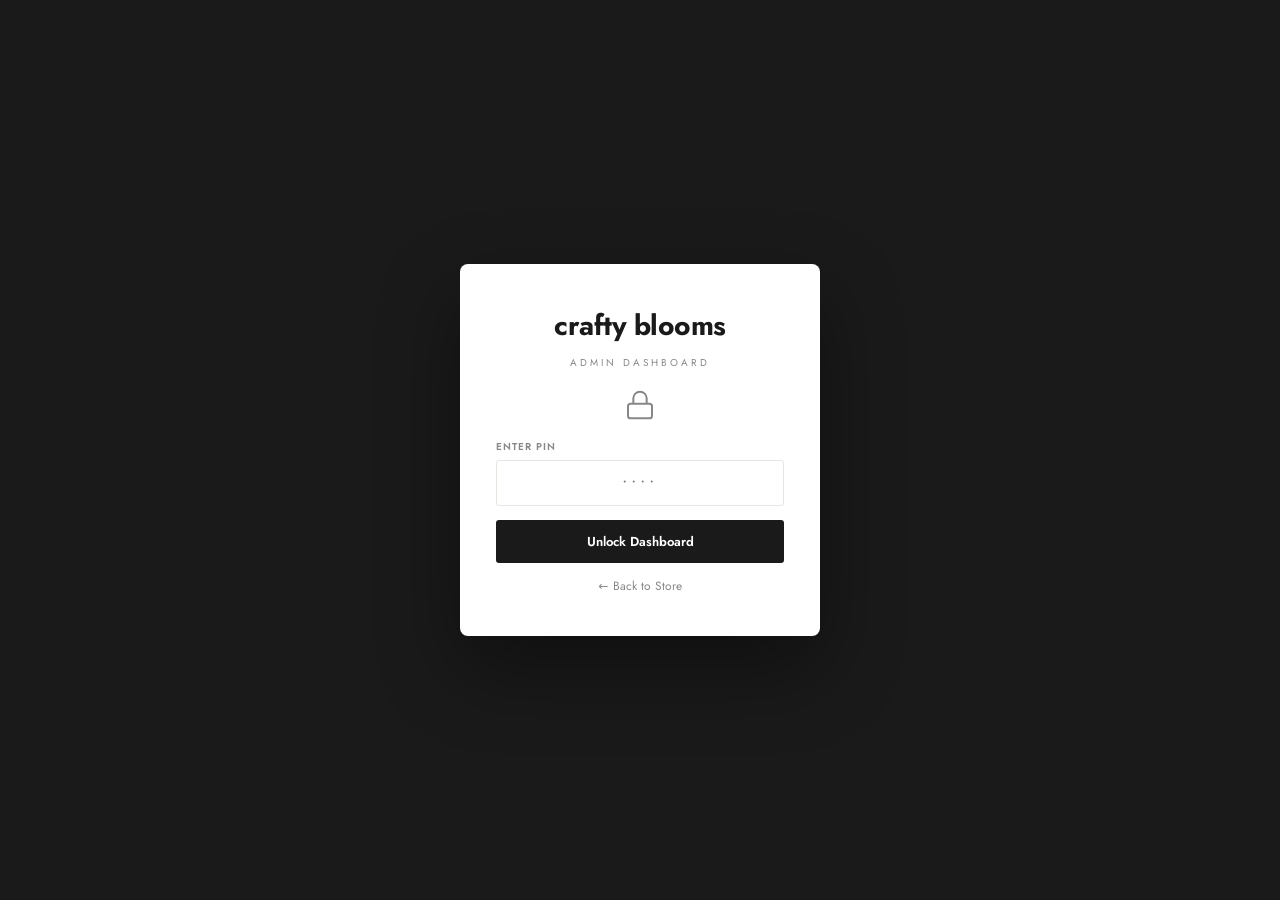
<file: admin.html>
<!DOCTYPE html>
<html lang="en">
<head>
  <meta charset="UTF-8">
  <meta name="viewport" content="width=device-width, initial-scale=1.0">
  <title>Crafty Blooms — Admin Dashboard</title>
  <link rel="preconnect" href="https://fonts.googleapis.com">
  <link rel="preconnect" href="https://fonts.gstatic.com" crossorigin>
  <link href="https://fonts.googleapis.com/css2?family=Jost:wght@300;400;500;600;700&display=swap" rel="stylesheet">
  <link rel="stylesheet" href="admin.css">
</head>
<body>

<!-- ══ PIN LOCK SCREEN ═══════════════════════════════════════ -->
<div id="lock-screen">
  <div class="lock-card">
    <div class="lock-brand">crafty blooms</div>
    <div class="lock-tagline">admin dashboard</div>
    <div class="lock-icon">
      <svg viewBox="0 0 24 24" fill="none" stroke="currentColor" stroke-width="1.5" width="32" height="32">
        <rect x="3" y="11" width="18" height="11" rx="2"/>
        <path d="M7 11V7a5 5 0 0110 0v4"/>
      </svg>
    </div>
    <div class="form-group">
      <label for="pin-input">Enter PIN</label>
      <input type="password" id="pin-input" placeholder="••••" maxlength="6" autocomplete="current-password">
    </div>
    <div class="lock-error" id="lock-error" style="display:none;">Incorrect PIN. Try again.</div>
    <button class="lock-btn" onclick="checkPin()">Unlock Dashboard</button>
    <a href="index.html" class="lock-back">← Back to Store</a>
  </div>
</div>

<!-- ══ DASHBOARD ══════════════════════════════════════════════ -->
<div id="dashboard" style="display:none;">

  <!-- Header -->
  <header class="admin-header">
    <div class="admin-header__inner">
      <div class="admin-brand">
        <span class="admin-brand__name">crafty blooms</span>
        <span class="admin-brand__tag">Order Dashboard</span>
      </div>
      <div class="admin-header__actions">
        <a href="index.html" class="adm-btn adm-btn--ghost">← Store</a>
        <a href="index.html?edit=1" class="adm-btn adm-btn--edit">
          <svg viewBox="0 0 20 20" fill="none" stroke="currentColor" stroke-width="1.7" width="14" height="14"><path d="M14.7 3.3a1 1 0 011.4 1.4L6.4 14.5l-2.8.7.7-2.8L14.7 3.3z"/></svg>
          Edit Store
        </a>
        <button class="adm-btn adm-btn--ghost" onclick="refreshDashboard()">🔄 Refresh</button>
        <button class="adm-btn adm-btn--ghost" onclick="exportCSV()">⬇ Export CSV</button>
        <button class="adm-btn adm-btn--danger" onclick="logout()">Logout</button>
      </div>
    </div>
  </header>

  <!-- Stats row -->
  <div class="stats-row" id="stats-row">
    <div class="stat-card">
      <div class="stat-card__value" id="stat-total">0</div>
      <div class="stat-card__label">Total Orders</div>
    </div>
    <div class="stat-card stat-card--pending" onclick="clearNewOrderBadge()" style="cursor:pointer;position:relative;">
      <div class="stat-card__value" id="stat-pending">0</div>
      <div class="stat-card__label">Pending</div>
      <span class="new-order-badge" id="new-order-badge" style="display:none;">0</span>
    </div>
    <div class="stat-card stat-card--accepted">
      <div class="stat-card__value" id="stat-accepted">0</div>
      <div class="stat-card__label">Accepted</div>
    </div>
    <div class="stat-card stat-card--rejected">
      <div class="stat-card__value" id="stat-rejected">0</div>
      <div class="stat-card__label">Rejected</div>
    </div>
    <div class="stat-card stat-card--revenue">
      <div class="stat-card__value" id="stat-revenue">₹0</div>
      <div class="stat-card__label">Accepted Revenue</div>
    </div>
  </div>

  <!-- Filter bar -->
  <div class="filter-bar">
    <div class="filter-bar__inner">
      <div class="status-pills">
        <button class="spill spill--active" data-status="all"      onclick="setStatusFilter('all')">All</button>
        <button class="spill"               data-status="pending"  onclick="setStatusFilter('pending')">⏳ Pending</button>
        <button class="spill"               data-status="accepted" onclick="setStatusFilter('accepted')">✅ Accepted</button>
        <button class="spill"               data-status="rejected" onclick="setStatusFilter('rejected')">❌ Rejected</button>
      </div>
      <button class="adm-btn adm-btn--danger-outline" onclick="confirmClearAll()">Clear All Orders</button>
    </div>
  </div>

  <!-- Orders list -->
  <main class="orders-main">
    <div id="orders-empty" class="orders-empty" style="display:none;">
      <svg viewBox="0 0 60 60" fill="none" stroke="currentColor" stroke-width="1.2" width="48" height="48" opacity="0.25"><rect x="10" y="6" width="40" height="48" rx="3"/><path d="M18 18h24M18 26h24M18 34h16"/></svg>
      <p>No orders yet</p>
      <span>Orders placed from the store will appear here.</span>
      <span style="font-size:11px;color:#a0a0a0;margin-top:6px;">Expecting an order? Try clicking <strong>🔄 Refresh</strong> above.<br>Orders only sync when the store and admin are open in the <strong>same browser</strong> on the same device.</span>
    </div>
    <div id="orders-list" class="orders-list"></div>
  </main>

</div>

<!-- ══ NOTE MODAL ════════════════════════════════════════════ -->
<div id="note-modal" class="note-modal-backdrop" style="display:none;">
  <div class="note-modal">
    <div class="note-modal__header">
      <h2>Add / Edit Note</h2>
      <button class="adm-icon-btn" onclick="closeNoteModal()">✕</button>
    </div>
    <div class="note-modal__body">
      <textarea id="note-textarea" rows="4" placeholder="Internal note about this order…"></textarea>
    </div>
    <div class="note-modal__actions">
      <button class="adm-btn adm-btn--ghost" onclick="closeNoteModal()">Cancel</button>
      <button class="adm-btn adm-btn--primary" onclick="saveNote()">Save Note</button>
    </div>
  </div>
</div>

<div class="adm-toast" id="adm-toast"></div>

<script src="admin.js"></script>
</body>
</html>
</file>
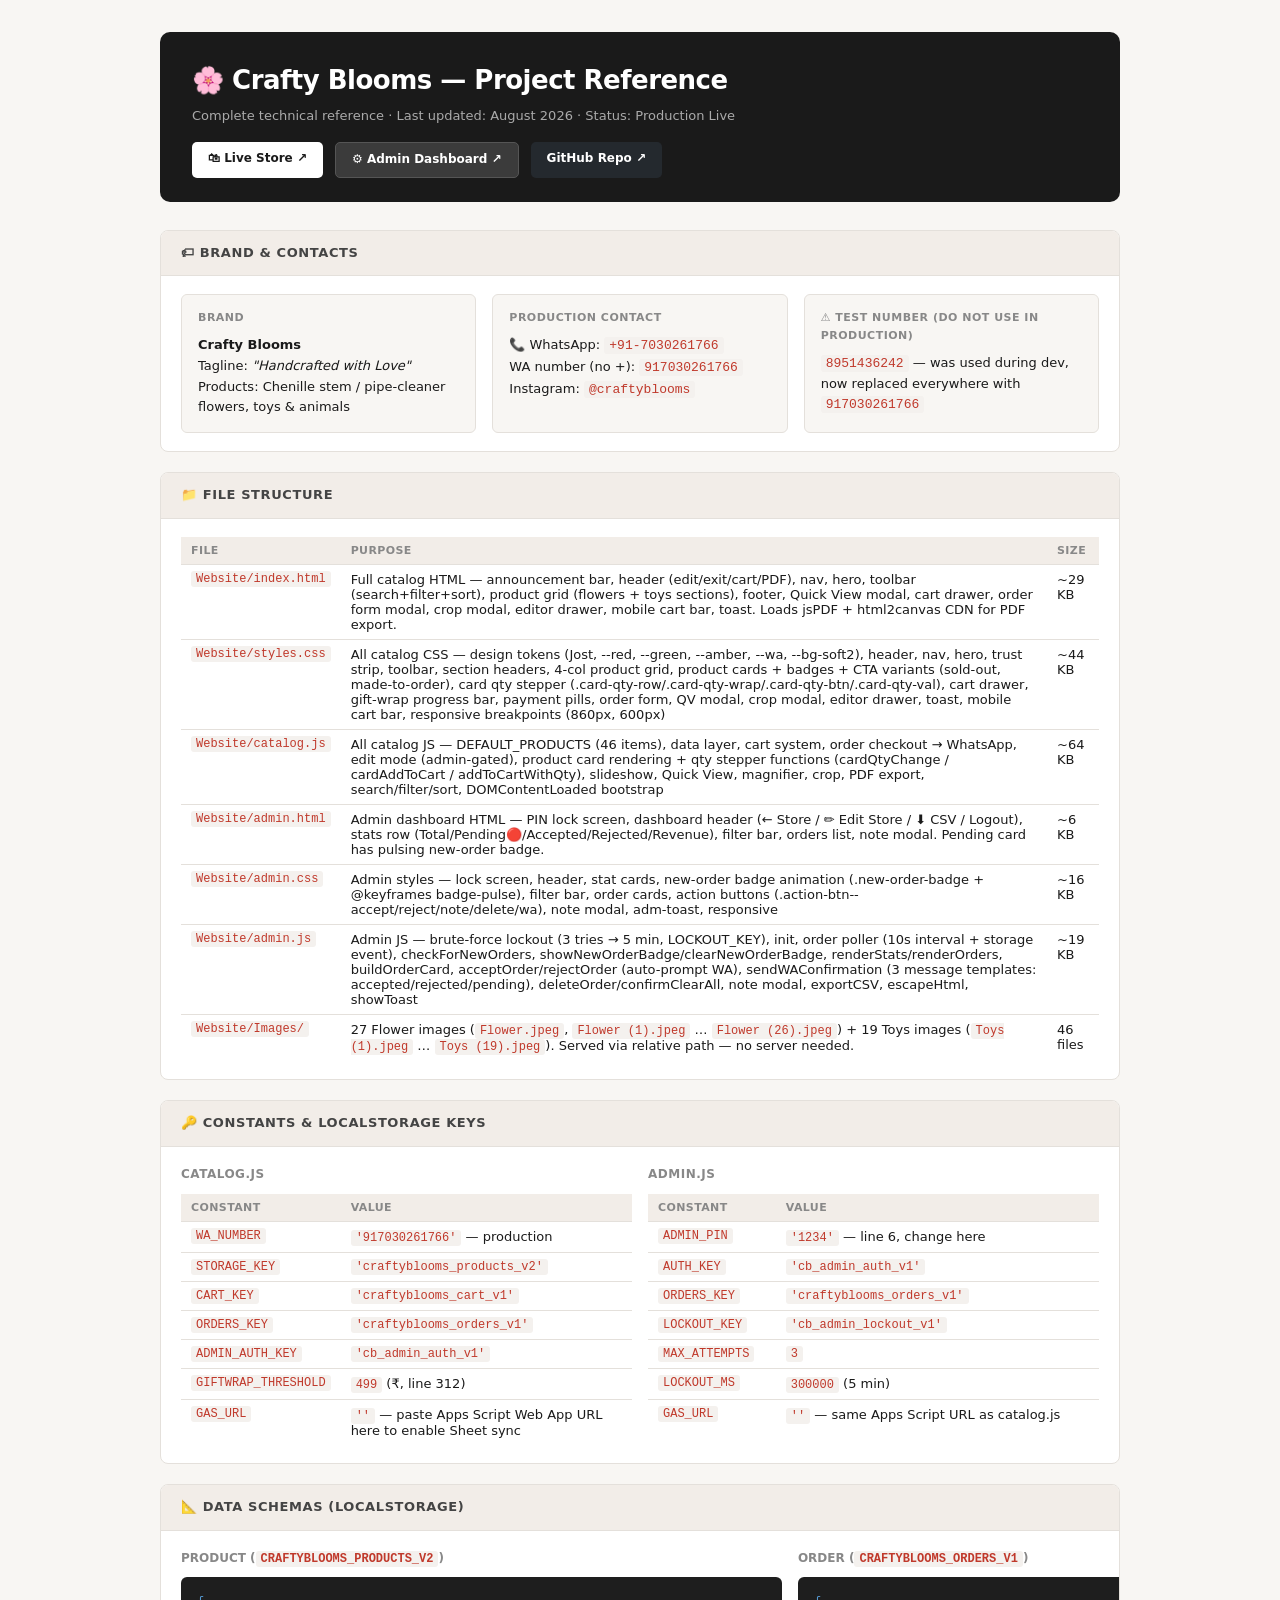
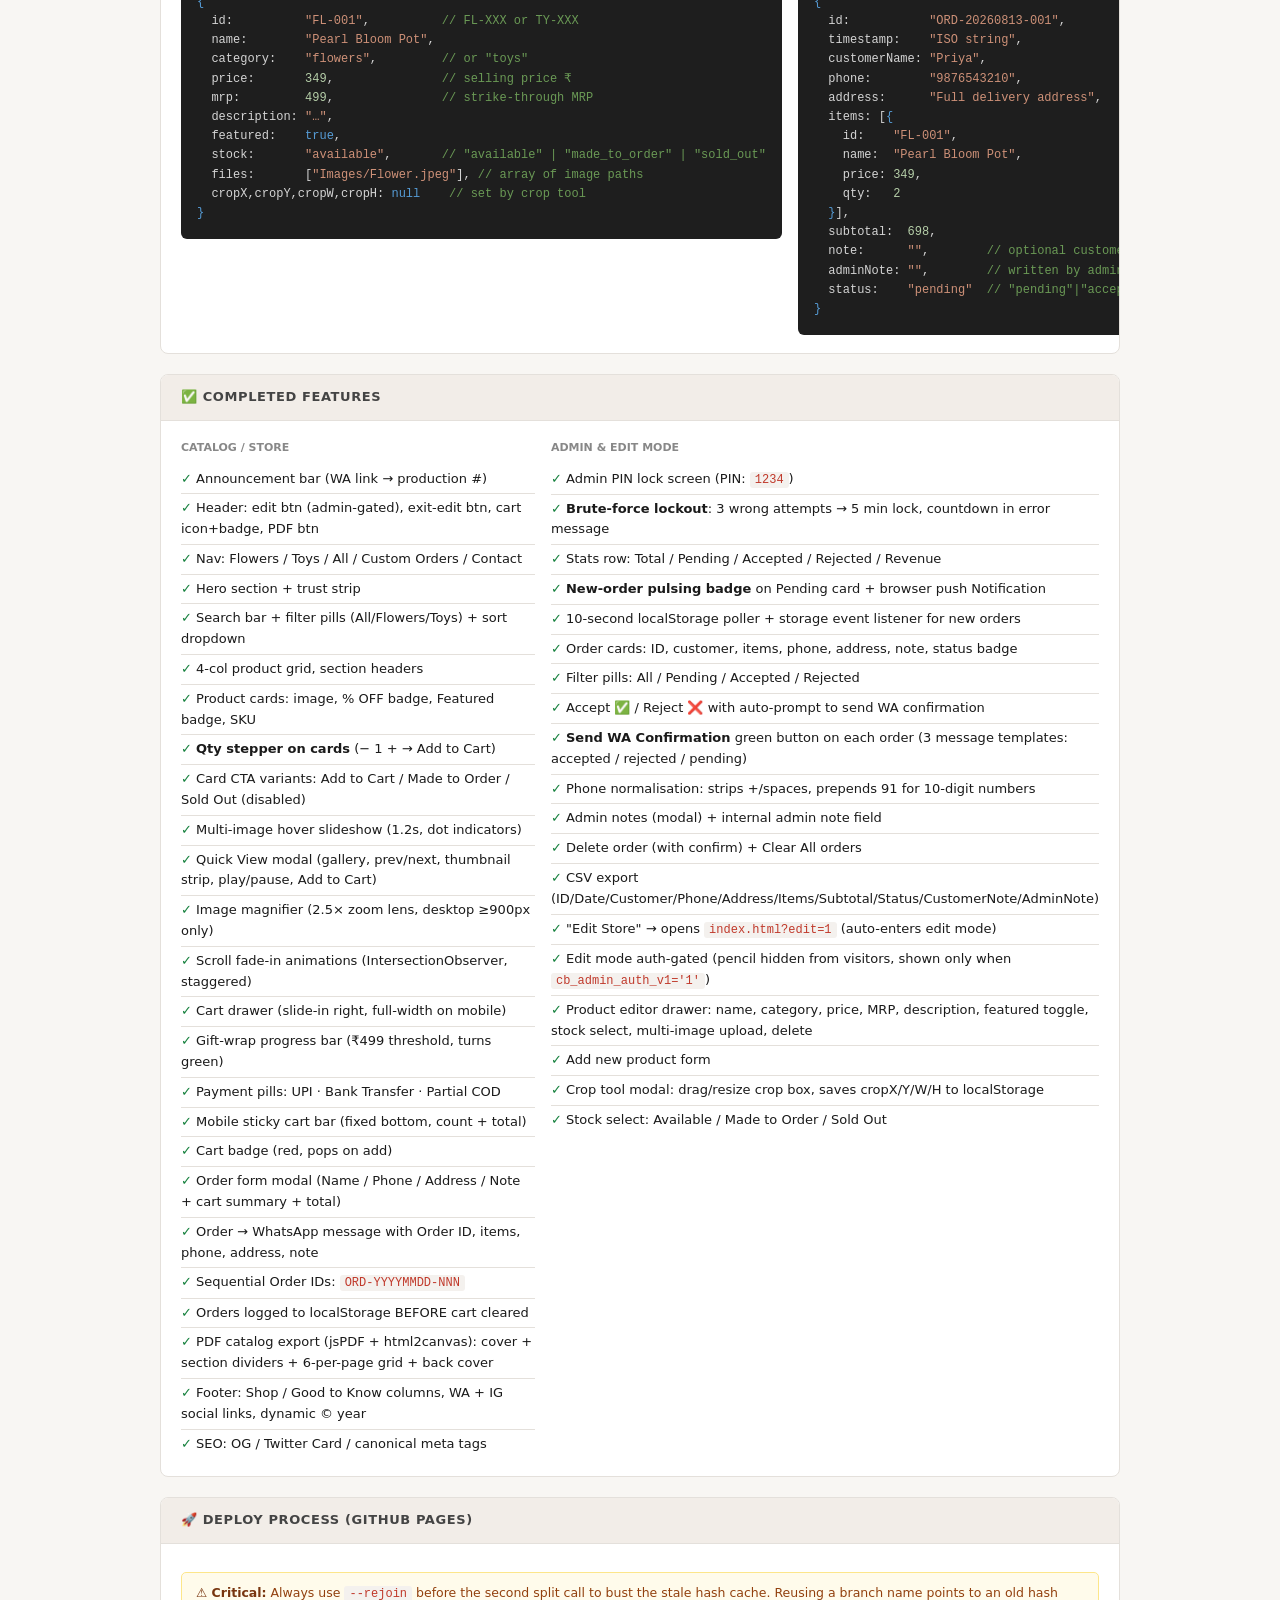
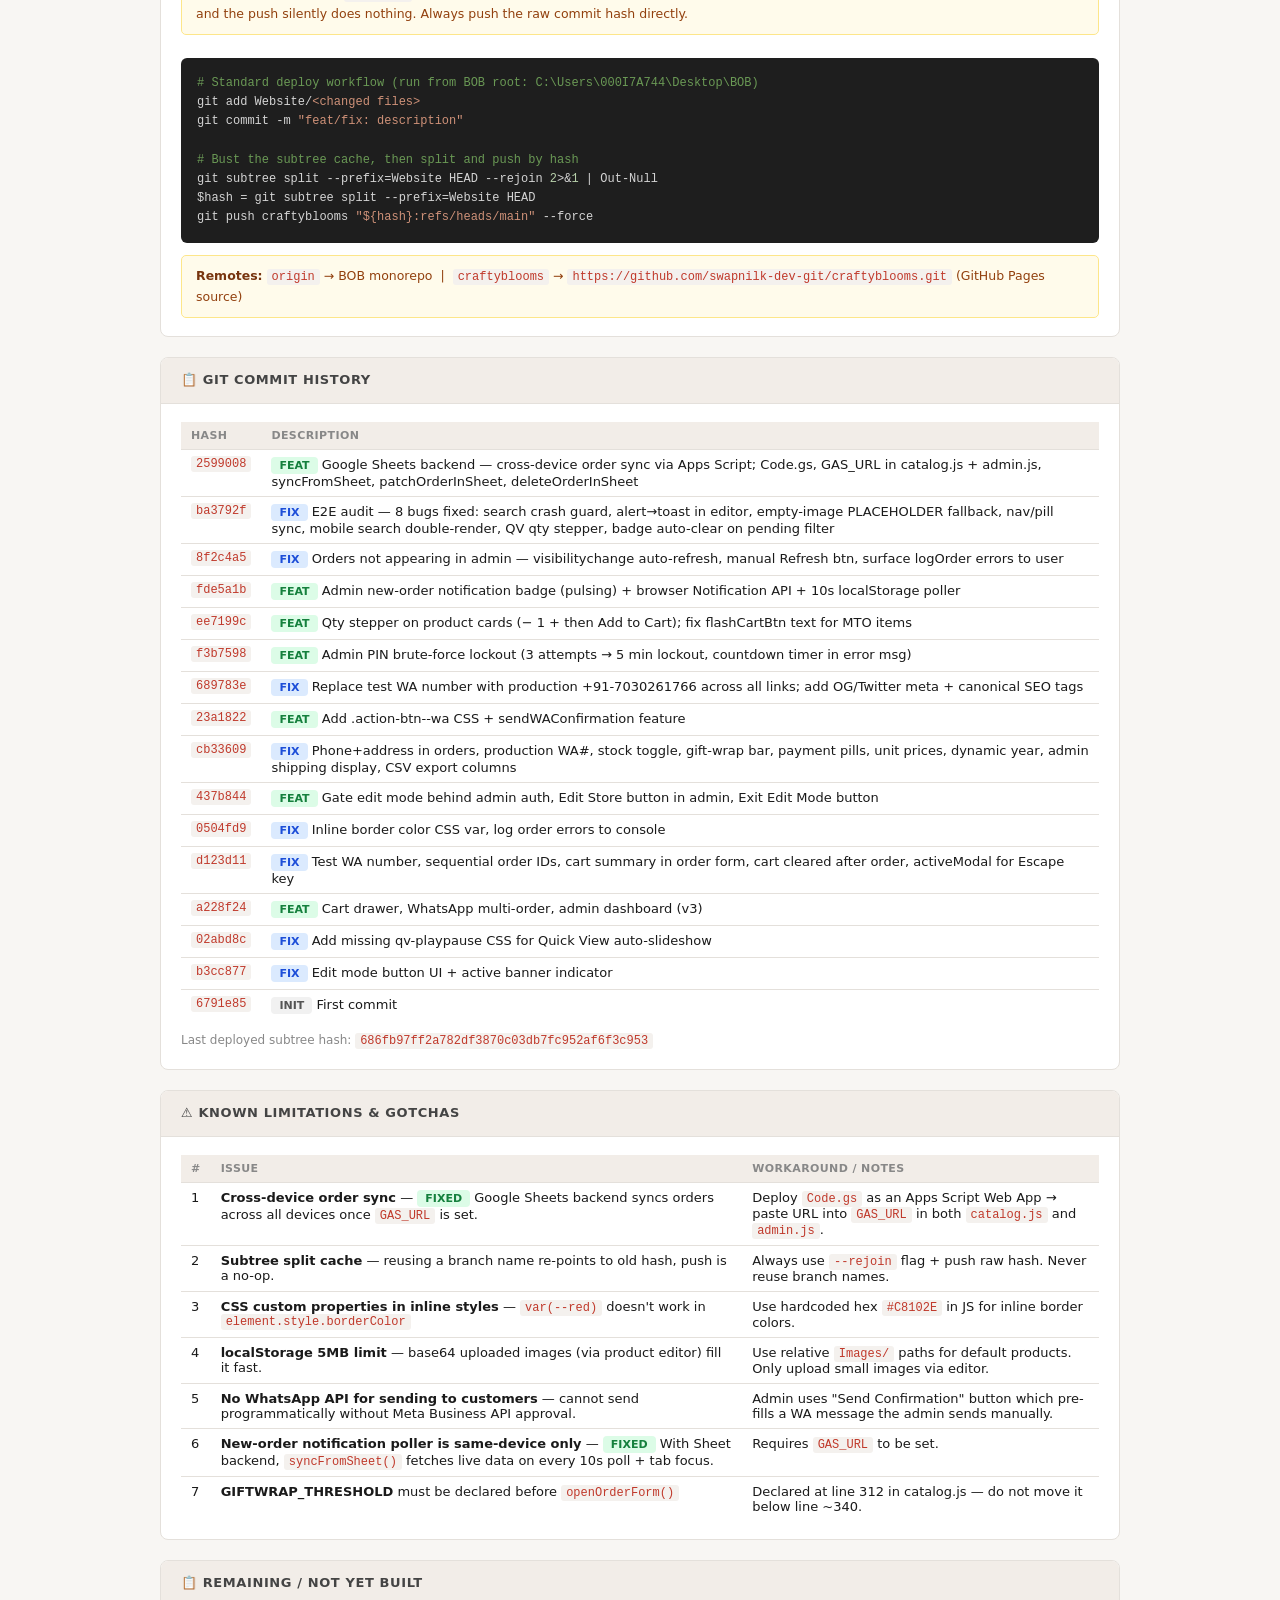
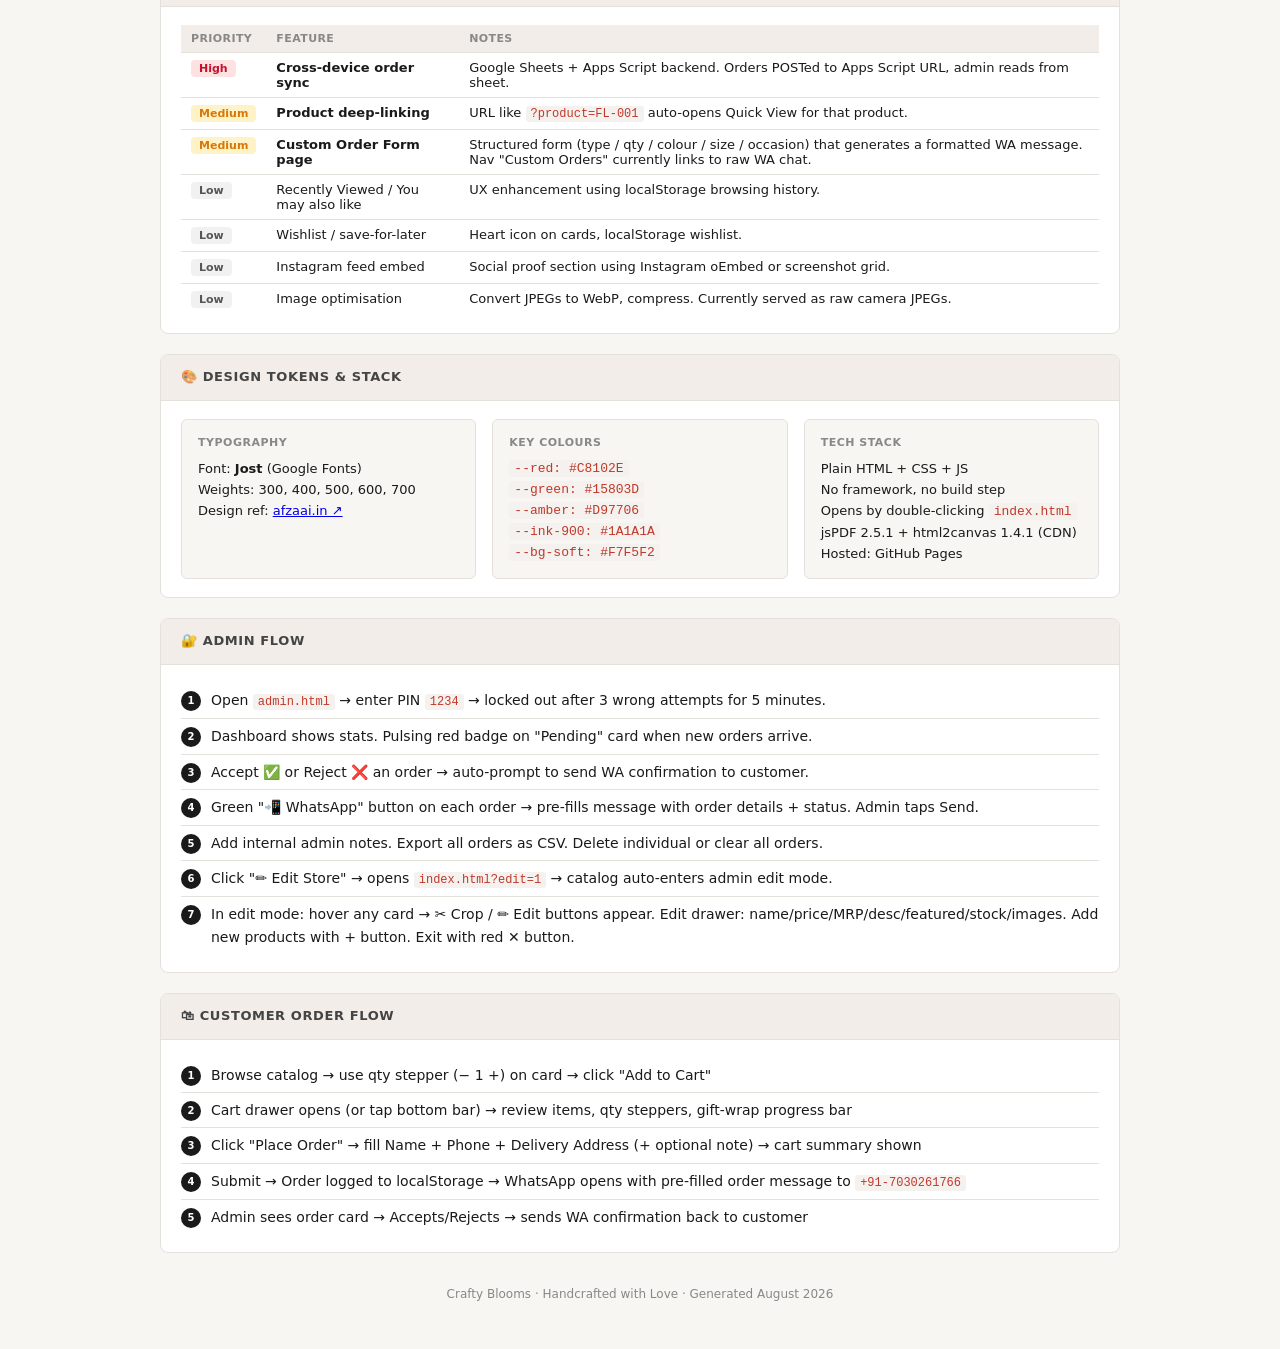
<file: crafty-blooms-complete-project-reference.html>
<html lang="en">
<head>
<meta charset="UTF-8" />
<meta name="viewport" content="width=device-width, initial-scale=1.0" />
<title>Crafty Blooms — Project Reference</title>
<style>
  :root {
    --ink: #1a1a1a; --ink2: #444; --ink3: #888;
    --rule: #e4e0db; --bg: #fff; --bg2: #f8f6f3; --bg3: #f2ede8;
    --red: #c8102e; --green: #15803d; --amber: #d97706; --blue: #1d4ed8;
    --font: 'Segoe UI', system-ui, sans-serif;
  }
  * { box-sizing: border-box; margin: 0; padding: 0; }
  body { font-family: var(--font); background: var(--bg2); color: var(--ink); font-size: 14px; line-height: 1.6; padding: 32px 24px 64px; }
  .page { max-width: 960px; margin: 0 auto; }

  /* HEADER */
  .hero { background: var(--ink); color: #fff; border-radius: 10px; padding: 28px 32px 24px; margin-bottom: 28px; }
  .hero h1 { font-size: 26px; font-weight: 700; letter-spacing: -0.5px; }
  .hero p  { font-size: 13px; color: #aaa; margin-top: 4px; }
  .hero-links { display: flex; gap: 12px; margin-top: 16px; flex-wrap: wrap; }
  .hero-links a { display: inline-block; padding: 7px 16px; border-radius: 5px; font-size: 12px; font-weight: 600; text-decoration: none; }
  .link--store { background: #fff; color: var(--ink); }
  .link--admin { background: #3b3b3b; color: #fff; border: 1px solid #555; }
  .link--github { background: #24292e; color: #fff; }
  .badge { display: inline-block; padding: 2px 8px; border-radius: 4px; font-size: 11px; font-weight: 600; vertical-align: middle; }
  .badge--green { background: #dcfce7; color: var(--green); }
  .badge--red   { background: #fee2e2; color: var(--red); }
  .badge--amber { background: #fef3c7; color: var(--amber); }
  .badge--blue  { background: #dbeafe; color: var(--blue); }
  .badge--grey  { background: #f1f1f1; color: #555; }

  /* SECTIONS */
  section { background: var(--bg); border: 1px solid var(--rule); border-radius: 8px; margin-bottom: 20px; overflow: hidden; }
  .sec-head { background: var(--bg3); padding: 12px 20px; display: flex; align-items: center; gap: 10px; border-bottom: 1px solid var(--rule); }
  .sec-head h2 { font-size: 13px; font-weight: 700; text-transform: uppercase; letter-spacing: 0.6px; color: var(--ink2); }
  .sec-body { padding: 18px 20px; }

  /* TABLES */
  table { width: 100%; border-collapse: collapse; font-size: 13px; }
  th { text-align: left; padding: 7px 10px; background: var(--bg3); font-weight: 600; font-size: 11px; text-transform: uppercase; letter-spacing: 0.4px; color: var(--ink3); border-bottom: 1px solid var(--rule); }
  td { padding: 7px 10px; border-bottom: 1px solid var(--rule); vertical-align: top; }
  tr:last-child td { border-bottom: none; }
  tr:hover td { background: #fafaf9; }

  /* CODE */
  code { font-family: 'Cascadia Code', 'Consolas', monospace; font-size: 12px; background: #f4f1ee; padding: 1px 5px; border-radius: 3px; color: #c0392b; }
  pre  { font-family: 'Cascadia Code', 'Consolas', monospace; font-size: 12px; background: #1e1e1e; color: #d4d4d4; padding: 16px; border-radius: 6px; overflow-x: auto; line-height: 1.6; }
  .kw { color: #569cd6; } .str { color: #ce9178; } .cm { color: #6a9955; } .val { color: #b5cea8; }

  /* MISC */
  ul.plain { list-style: none; padding: 0; }
  ul.plain li { padding: 4px 0; border-bottom: 1px solid var(--rule); font-size: 13px; }
  ul.plain li:last-child { border-bottom: none; }
  .check { color: var(--green); font-weight: 700; }
  .cross { color: var(--red); font-weight: 700; }
  .dot-amber { color: var(--amber); font-weight: 700; }
  .grid2 { display: grid; grid-template-columns: 1fr 1fr; gap: 16px; }
  .grid3 { display: grid; grid-template-columns: 1fr 1fr 1fr; gap: 16px; }
  @media (max-width: 640px) { .grid2, .grid3 { grid-template-columns: 1fr; } }
  .info-card { background: var(--bg2); border: 1px solid var(--rule); border-radius: 6px; padding: 14px 16px; }
  .info-card h3 { font-size: 11px; font-weight: 700; text-transform: uppercase; color: var(--ink3); letter-spacing: 0.5px; margin-bottom: 8px; }
  .info-card p, .info-card code { font-size: 13px; }
  .step { display: flex; gap: 10px; align-items: flex-start; padding: 6px 0; border-bottom: 1px solid var(--rule); }
  .step:last-child { border-bottom: none; }
  .step-num { background: var(--ink); color: #fff; border-radius: 50%; width: 20px; height: 20px; display: flex; align-items: center; justify-content: center; font-size: 10px; font-weight: 700; flex-shrink: 0; margin-top: 2px; }
  .note { background: #fffbeb; border: 1px solid #fde68a; border-radius: 5px; padding: 10px 14px; font-size: 12.5px; color: #92400e; margin-top: 10px; }
  .note strong { color: #78350f; }
</style>
</head>
<body>
<div class="page">

  
  <div class="hero">
    <h1>🌸 Crafty Blooms — Project Reference</h1>
    <p>Complete technical reference · Last updated: August 2026 · Status: Production Live</p>
    <div class="hero-links">
      <a class="link--store" href="https://swapnilk-dev-git.github.io/craftyblooms" target="_blank">🛍 Live Store ↗</a>
      <a class="link--admin" href="https://swapnilk-dev-git.github.io/craftyblooms/admin.html" target="_blank">⚙ Admin Dashboard ↗</a>
      <a class="link--github" href="https://github.com/swapnilk-dev-git/craftyblooms" target="_blank">GitHub Repo ↗</a>
    </div>
  </div>

  
  <section>
    <div class="sec-head"><h2>🏷 Brand &amp; Contacts</h2></div>
    <div class="sec-body">
      <div class="grid3">
        <div class="info-card">
          <h3>Brand</h3>
          <p><strong>Crafty Blooms</strong><br />Tagline: <em>"Handcrafted with Love"</em><br />Products: Chenille stem / pipe-cleaner flowers, toys &amp; animals</p>
        </div>
        <div class="info-card">
          <h3>Production Contact</h3>
          <p>📞 WhatsApp: <code>+91-7030261766</code><br />WA number (no +): <code>917030261766</code><br />Instagram: <code>@craftyblooms</code></p>
        </div>
        <div class="info-card">
          <h3>⚠️ Test Number (DO NOT use in production)</h3>
          <p><code>8951436242</code> — was used during dev, now replaced everywhere with <code>917030261766</code></p>
        </div>
      </div>
    </div>
  </section>

  
  <section>
    <div class="sec-head"><h2>📁 File Structure</h2></div>
    <div class="sec-body">
      <table>
        <tr><th>File</th><th>Purpose</th><th>Size</th></tr>
        <tr><td><code>Website/index.html</code></td><td>Full catalog HTML — announcement bar, header (edit/exit/cart/PDF), nav, hero, toolbar (search+filter+sort), product grid (flowers + toys sections), footer, Quick View modal, cart drawer, order form modal, crop modal, editor drawer, mobile cart bar, toast. Loads jsPDF + html2canvas CDN for PDF export.</td><td>~29 KB</td></tr>
        <tr><td><code>Website/styles.css</code></td><td>All catalog CSS — design tokens (Jost, --red, --green, --amber, --wa, --bg-soft2), header, nav, hero, trust strip, toolbar, section headers, 4-col product grid, product cards + badges + CTA variants (sold-out, made-to-order), card qty stepper (.card-qty-row/.card-qty-wrap/.card-qty-btn/.card-qty-val), cart drawer, gift-wrap progress bar, payment pills, order form, QV modal, crop modal, editor drawer, toast, mobile cart bar, responsive breakpoints (860px, 600px)</td><td>~44 KB</td></tr>
        <tr><td><code>Website/catalog.js</code></td><td>All catalog JS — DEFAULT_PRODUCTS (46 items), data layer, cart system, order checkout → WhatsApp, edit mode (admin-gated), product card rendering + qty stepper functions (cardQtyChange / cardAddToCart / addToCartWithQty), slideshow, Quick View, magnifier, crop, PDF export, search/filter/sort, DOMContentLoaded bootstrap</td><td>~64 KB</td></tr>
        <tr><td><code>Website/admin.html</code></td><td>Admin dashboard HTML — PIN lock screen, dashboard header (← Store / ✏ Edit Store / ⬇ CSV / Logout), stats row (Total/Pending🔴/Accepted/Rejected/Revenue), filter bar, orders list, note modal. Pending card has pulsing new-order badge.</td><td>~6 KB</td></tr>
        <tr><td><code>Website/admin.css</code></td><td>Admin styles — lock screen, header, stat cards, new-order badge animation (.new-order-badge + @keyframes badge-pulse), filter bar, order cards, action buttons (.action-btn--accept/reject/note/delete/wa), note modal, adm-toast, responsive</td><td>~16 KB</td></tr>
        <tr><td><code>Website/admin.js</code></td><td>Admin JS — brute-force lockout (3 tries → 5 min, LOCKOUT_KEY), init, order poller (10s interval + storage event), checkForNewOrders, showNewOrderBadge/clearNewOrderBadge, renderStats/renderOrders, buildOrderCard, acceptOrder/rejectOrder (auto-prompt WA), sendWAConfirmation (3 message templates: accepted/rejected/pending), deleteOrder/confirmClearAll, note modal, exportCSV, escapeHtml, showToast</td><td>~19 KB</td></tr>
        <tr><td><code>Website/Images/</code></td><td>27 Flower images (<code>Flower.jpeg</code>, <code>Flower (1).jpeg</code> … <code>Flower (26).jpeg</code>) + 19 Toys images (<code>Toys (1).jpeg</code> … <code>Toys (19).jpeg</code>). Served via relative path — no server needed.</td><td>46 files</td></tr>
      </table>
    </div>
  </section>

  
  <section>
    <div class="sec-head"><h2>🔑 Constants &amp; LocalStorage Keys</h2></div>
    <div class="sec-body">
      <div class="grid2">
        <div>
          <h3 style="font-size:12px;font-weight:700;color:var(--ink3);text-transform:uppercase;letter-spacing:0.5px;margin-bottom:10px">catalog.js</h3>
          <table>
            <tr><th>Constant</th><th>Value</th></tr>
            <tr><td><code>WA_NUMBER</code></td><td><code>'917030261766'</code> — production</td></tr>
            <tr><td><code>STORAGE_KEY</code></td><td><code>'craftyblooms_products_v2'</code></td></tr>
            <tr><td><code>CART_KEY</code></td><td><code>'craftyblooms_cart_v1'</code></td></tr>
            <tr><td><code>ORDERS_KEY</code></td><td><code>'craftyblooms_orders_v1'</code></td></tr>
            <tr><td><code>ADMIN_AUTH_KEY</code></td><td><code>'cb_admin_auth_v1'</code></td></tr>
            <tr><td><code>GIFTWRAP_THRESHOLD</code></td><td><code>499</code> (₹, line 312)</td></tr>
            <tr><td><code>GAS_URL</code></td><td><code>''</code> — paste Apps Script Web App URL here to enable Sheet sync</td></tr>
          </table>
        </div>
        <div>
          <h3 style="font-size:12px;font-weight:700;color:var(--ink3);text-transform:uppercase;letter-spacing:0.5px;margin-bottom:10px">admin.js</h3>
          <table>
            <tr><th>Constant</th><th>Value</th></tr>
            <tr><td><code>ADMIN_PIN</code></td><td><code>'1234'</code> — line 6, change here</td></tr>
            <tr><td><code>AUTH_KEY</code></td><td><code>'cb_admin_auth_v1'</code></td></tr>
            <tr><td><code>ORDERS_KEY</code></td><td><code>'craftyblooms_orders_v1'</code></td></tr>
            <tr><td><code>LOCKOUT_KEY</code></td><td><code>'cb_admin_lockout_v1'</code></td></tr>
            <tr><td><code>MAX_ATTEMPTS</code></td><td><code>3</code></td></tr>
            <tr><td><code>LOCKOUT_MS</code></td><td><code>300000</code> (5 min)</td></tr>
            <tr><td><code>GAS_URL</code></td><td><code>''</code> — same Apps Script URL as catalog.js</td></tr>
          </table>
        </div>
      </div>
    </div>
  </section>

  
  <section>
    <div class="sec-head"><h2>📐 Data Schemas (localStorage)</h2></div>
    <div class="sec-body">
      <div class="grid2">
        <div>
          <p style="font-size:12px;font-weight:600;color:var(--ink3);text-transform:uppercase;margin-bottom:8px">Product (<code>craftyblooms_products_v2</code>)</p>
          <pre><span class="kw">{</span>
  id:          <span class="str">"FL-001"</span>,          <span class="cm">// FL-XXX or TY-XXX</span>
  name:        <span class="str">"Pearl Bloom Pot"</span>,
  category:    <span class="str">"flowers"</span>,         <span class="cm">// or "toys"</span>
  price:       <span class="val">349</span>,               <span class="cm">// selling price ₹</span>
  mrp:         <span class="val">499</span>,               <span class="cm">// strike-through MRP</span>
  description: <span class="str">"…"</span>,
  featured:    <span class="kw">true</span>,
  stock:       <span class="str">"available"</span>,       <span class="cm">// "available" | "made_to_order" | "sold_out"</span>
  files:       [<span class="str">"Images/Flower.jpeg"</span>], <span class="cm">// array of image paths</span>
  cropX,cropY,cropW,cropH: <span class="kw">null</span>    <span class="cm">// set by crop tool</span>
<span class="kw">}</span></pre>
        </div>
        <div>
          <p style="font-size:12px;font-weight:600;color:var(--ink3);text-transform:uppercase;margin-bottom:8px">Order (<code>craftyblooms_orders_v1</code>)</p>
          <pre><span class="kw">{</span>
  id:           <span class="str">"ORD-20260813-001"</span>,
  timestamp:    <span class="str">"ISO string"</span>,
  customerName: <span class="str">"Priya"</span>,
  phone:        <span class="str">"9876543210"</span>,
  address:      <span class="str">"Full delivery address"</span>,
  items: [<span class="kw">{</span>
    id:    <span class="str">"FL-001"</span>,
    name:  <span class="str">"Pearl Bloom Pot"</span>,
    price: <span class="val">349</span>,
    qty:   <span class="val">2</span>
  <span class="kw">}</span>],
  subtotal:  <span class="val">698</span>,
  note:      <span class="str">""</span>,        <span class="cm">// optional customer note</span>
  adminNote: <span class="str">""</span>,        <span class="cm">// written by admin</span>
  status:    <span class="str">"pending"</span>  <span class="cm">// "pending"|"accepted"|"rejected"</span>
<span class="kw">}</span></pre>
        </div>
      </div>
    </div>
  </section>

  
  <section>
    <div class="sec-head"><h2>✅ Completed Features</h2></div>
    <div class="sec-body">
      <div class="grid2">
        <div>
          <p style="font-size:11px;font-weight:700;color:var(--ink3);text-transform:uppercase;margin-bottom:8px">Catalog / Store</p>
          <ul class="plain">
            <li><span class="check">✓</span> Announcement bar (WA link → production #)</li>
            <li><span class="check">✓</span> Header: edit btn (admin-gated), exit-edit btn, cart icon+badge, PDF btn</li>
            <li><span class="check">✓</span> Nav: Flowers / Toys / All / Custom Orders / Contact</li>
            <li><span class="check">✓</span> Hero section + trust strip</li>
            <li><span class="check">✓</span> Search bar + filter pills (All/Flowers/Toys) + sort dropdown</li>
            <li><span class="check">✓</span> 4-col product grid, section headers</li>
            <li><span class="check">✓</span> Product cards: image, % OFF badge, Featured badge, SKU</li>
            <li><span class="check">✓</span> <strong>Qty stepper on cards</strong> (− 1 + → Add to Cart)</li>
            <li><span class="check">✓</span> Card CTA variants: Add to Cart / Made to Order / Sold Out (disabled)</li>
            <li><span class="check">✓</span> Multi-image hover slideshow (1.2s, dot indicators)</li>
            <li><span class="check">✓</span> Quick View modal (gallery, prev/next, thumbnail strip, play/pause, Add to Cart)</li>
            <li><span class="check">✓</span> Image magnifier (2.5× zoom lens, desktop ≥900px only)</li>
            <li><span class="check">✓</span> Scroll fade-in animations (IntersectionObserver, staggered)</li>
            <li><span class="check">✓</span> Cart drawer (slide-in right, full-width on mobile)</li>
            <li><span class="check">✓</span> Gift-wrap progress bar (₹499 threshold, turns green)</li>
            <li><span class="check">✓</span> Payment pills: UPI · Bank Transfer · Partial COD</li>
            <li><span class="check">✓</span> Mobile sticky cart bar (fixed bottom, count + total)</li>
            <li><span class="check">✓</span> Cart badge (red, pops on add)</li>
            <li><span class="check">✓</span> Order form modal (Name / Phone / Address / Note + cart summary + total)</li>
            <li><span class="check">✓</span> Order → WhatsApp message with Order ID, items, phone, address, note</li>
            <li><span class="check">✓</span> Sequential Order IDs: <code>ORD-YYYYMMDD-NNN</code></li>
            <li><span class="check">✓</span> Orders logged to localStorage BEFORE cart cleared</li>
            <li><span class="check">✓</span> PDF catalog export (jsPDF + html2canvas): cover + section dividers + 6-per-page grid + back cover</li>
            <li><span class="check">✓</span> Footer: Shop / Good to Know columns, WA + IG social links, dynamic © year</li>
            <li><span class="check">✓</span> SEO: OG / Twitter Card / canonical meta tags</li>
          </ul>
        </div>
        <div>
          <p style="font-size:11px;font-weight:700;color:var(--ink3);text-transform:uppercase;margin-bottom:8px">Admin &amp; Edit Mode</p>
          <ul class="plain">
            <li><span class="check">✓</span> Admin PIN lock screen (PIN: <code>1234</code>)</li>
            <li><span class="check">✓</span> <strong>Brute-force lockout</strong>: 3 wrong attempts → 5 min lock, countdown in error message</li>
            <li><span class="check">✓</span> Stats row: Total / Pending / Accepted / Rejected / Revenue</li>
            <li><span class="check">✓</span> <strong>New-order pulsing badge</strong> on Pending card + browser push Notification</li>
            <li><span class="check">✓</span> 10-second localStorage poller + storage event listener for new orders</li>
            <li><span class="check">✓</span> Order cards: ID, customer, items, phone, address, note, status badge</li>
            <li><span class="check">✓</span> Filter pills: All / Pending / Accepted / Rejected</li>
            <li><span class="check">✓</span> Accept ✅ / Reject ❌ with auto-prompt to send WA confirmation</li>
            <li><span class="check">✓</span> <strong>Send WA Confirmation</strong> green button on each order (3 message templates: accepted / rejected / pending)</li>
            <li><span class="check">✓</span> Phone normalisation: strips +/spaces, prepends 91 for 10-digit numbers</li>
            <li><span class="check">✓</span> Admin notes (modal) + internal admin note field</li>
            <li><span class="check">✓</span> Delete order (with confirm) + Clear All orders</li>
            <li><span class="check">✓</span> CSV export (ID/Date/Customer/Phone/Address/Items/Subtotal/Status/CustomerNote/AdminNote)</li>
            <li><span class="check">✓</span> "Edit Store" → opens <code>index.html?edit=1</code> (auto-enters edit mode)</li>
            <li><span class="check">✓</span> Edit mode auth-gated (pencil hidden from visitors, shown only when <code>cb_admin_auth_v1='1'</code>)</li>
            <li><span class="check">✓</span> Product editor drawer: name, category, price, MRP, description, featured toggle, stock select, multi-image upload, delete</li>
            <li><span class="check">✓</span> Add new product form</li>
            <li><span class="check">✓</span> Crop tool modal: drag/resize crop box, saves cropX/Y/W/H to localStorage</li>
            <li><span class="check">✓</span> Stock select: Available / Made to Order / Sold Out</li>
          </ul>
        </div>
      </div>
    </div>
  </section>

  
  <section>
    <div class="sec-head"><h2>🚀 Deploy Process (GitHub Pages)</h2></div>
    <div class="sec-body">
      <div class="note"><strong>⚠️ Critical:</strong> Always use <code>--rejoin</code> before the second split call to bust the stale hash cache. Reusing a branch name points to an old hash and the push silently does nothing. Always push the raw commit hash directly.</div>
      <br />
      <pre><span class="cm"># Standard deploy workflow (run from BOB root: C:\Users\000I7A744\Desktop\BOB)</span>
git add Website/<span class="str">&lt;changed files&gt;</span>
git commit -m <span class="str">"feat/fix: description"</span>

<span class="cm"># Bust the subtree cache, then split and push by hash</span>
git subtree split --prefix=Website HEAD --rejoin <span class="val">2</span>&gt;&amp;<span class="val">1</span> | Out-Null
$hash = git subtree split --prefix=Website HEAD
git push craftyblooms <span class="str">"${hash}:refs/heads/main"</span> --force</pre>
      <div class="note" style="margin-top:12px"><strong>Remotes:</strong> <code>origin</code> → BOB monorepo  |  <code>craftyblooms</code> → <code>https://github.com/swapnilk-dev-git/craftyblooms.git</code> (GitHub Pages source)</div>
    </div>
  </section>

  
  <section>
    <div class="sec-head"><h2>📋 Git Commit History</h2></div>
    <div class="sec-body">
      <table>
        <tr><th>Hash</th><th>Description</th></tr>
        <tr><td><code>2599008</code></td><td><span class="badge badge--green">FEAT</span> Google Sheets backend — cross-device order sync via Apps Script; Code.gs, GAS_URL in catalog.js + admin.js, syncFromSheet, patchOrderInSheet, deleteOrderInSheet</td></tr>
        <tr><td><code>ba3792f</code></td><td><span class="badge badge--blue">FIX</span> E2E audit — 8 bugs fixed: search crash guard, alert→toast in editor, empty-image PLACEHOLDER fallback, nav/pill sync, mobile search double-render, QV qty stepper, badge auto-clear on pending filter</td></tr>
        <tr><td><code>8f2c4a5</code></td><td><span class="badge badge--blue">FIX</span> Orders not appearing in admin — visibilitychange auto-refresh, manual Refresh btn, surface logOrder errors to user</td></tr>
        <tr><td><code>fde5a1b</code></td><td><span class="badge badge--green">FEAT</span> Admin new-order notification badge (pulsing) + browser Notification API + 10s localStorage poller</td></tr>
        <tr><td><code>ee7199c</code></td><td><span class="badge badge--green">FEAT</span> Qty stepper on product cards (− 1 + then Add to Cart); fix flashCartBtn text for MTO items</td></tr>
        <tr><td><code>f3b7598</code></td><td><span class="badge badge--green">FEAT</span> Admin PIN brute-force lockout (3 attempts → 5 min lockout, countdown timer in error msg)</td></tr>
        <tr><td><code>689783e</code></td><td><span class="badge badge--blue">FIX</span> Replace test WA number with production +91-7030261766 across all links; add OG/Twitter meta + canonical SEO tags</td></tr>
        <tr><td><code>23a1822</code></td><td><span class="badge badge--green">FEAT</span> Add .action-btn--wa CSS + sendWAConfirmation feature</td></tr>
        <tr><td><code>cb33609</code></td><td><span class="badge badge--blue">FIX</span> Phone+address in orders, production WA#, stock toggle, gift-wrap bar, payment pills, unit prices, dynamic year, admin shipping display, CSV export columns</td></tr>
        <tr><td><code>437b844</code></td><td><span class="badge badge--green">FEAT</span> Gate edit mode behind admin auth, Edit Store button in admin, Exit Edit Mode button</td></tr>
        <tr><td><code>0504fd9</code></td><td><span class="badge badge--blue">FIX</span> Inline border color CSS var, log order errors to console</td></tr>
        <tr><td><code>d123d11</code></td><td><span class="badge badge--blue">FIX</span> Test WA number, sequential order IDs, cart summary in order form, cart cleared after order, activeModal for Escape key</td></tr>
        <tr><td><code>a228f24</code></td><td><span class="badge badge--green">FEAT</span> Cart drawer, WhatsApp multi-order, admin dashboard (v3)</td></tr>
        <tr><td><code>02abd8c</code></td><td><span class="badge badge--blue">FIX</span> Add missing qv-playpause CSS for Quick View auto-slideshow</td></tr>
        <tr><td><code>b3cc877</code></td><td><span class="badge badge--blue">FIX</span> Edit mode button UI + active banner indicator</td></tr>
        <tr><td><code>6791e85</code></td><td><span class="badge badge--grey">INIT</span> First commit</td></tr>
      </table>
      <p style="font-size:12px;color:var(--ink3);margin-top:10px">Last deployed subtree hash: <code>686fb97ff2a782df3870c03db7fc952af6f3c953</code></p>
    </div>
  </section>

  
  <section>
    <div class="sec-head"><h2>⚠️ Known Limitations &amp; Gotchas</h2></div>
    <div class="sec-body">
      <table>
        <tr><th>#</th><th>Issue</th><th>Workaround / Notes</th></tr>
        <tr><td>1</td><td><strong>Cross-device order sync</strong> — <span class="badge badge--green">FIXED</span> Google Sheets backend syncs orders across all devices once <code>GAS_URL</code> is set.</td><td>Deploy <code>Code.gs</code> as an Apps Script Web App → paste URL into <code>GAS_URL</code> in both <code>catalog.js</code> and <code>admin.js</code>.</td></tr>
        <tr><td>2</td><td><strong>Subtree split cache</strong> — reusing a branch name re-points to old hash, push is a no-op.</td><td>Always use <code>--rejoin</code> flag + push raw hash. Never reuse branch names.</td></tr>
        <tr><td>3</td><td><strong>CSS custom properties in inline styles</strong> — <code>var(--red)</code> doesn't work in <code>element.style.borderColor</code></td><td>Use hardcoded hex <code>#C8102E</code> in JS for inline border colors.</td></tr>
        <tr><td>4</td><td><strong>localStorage 5MB limit</strong> — base64 uploaded images (via product editor) fill it fast.</td><td>Use relative <code>Images/</code> paths for default products. Only upload small images via editor.</td></tr>
        <tr><td>5</td><td><strong>No WhatsApp API for sending to customers</strong> — cannot send programmatically without Meta Business API approval.</td><td>Admin uses "Send Confirmation" button which pre-fills a WA message the admin sends manually.</td></tr>
        <tr><td>6</td><td><strong>New-order notification poller is same-device only</strong> — <span class="badge badge--green">FIXED</span> With Sheet backend, <code>syncFromSheet()</code> fetches live data on every 10s poll + tab focus.</td><td>Requires <code>GAS_URL</code> to be set.</td></tr>
        <tr><td>7</td><td><strong>GIFTWRAP_THRESHOLD</strong> must be declared before <code>openOrderForm()</code></td><td>Declared at line 312 in catalog.js — do not move it below line ~340.</td></tr>
      </table>
    </div>
  </section>

  
  <section>
    <div class="sec-head"><h2>📋 Remaining / Not Yet Built</h2></div>
    <div class="sec-body">
      <table>
        <tr><th>Priority</th><th>Feature</th><th>Notes</th></tr>
        <tr><td><span class="badge badge--red">High</span></td><td><strong>Cross-device order sync</strong></td><td>Google Sheets + Apps Script backend. Orders POSTed to Apps Script URL, admin reads from sheet.</td></tr>
        <tr><td><span class="badge badge--amber">Medium</span></td><td><strong>Product deep-linking</strong></td><td>URL like <code>?product=FL-001</code> auto-opens Quick View for that product.</td></tr>
        <tr><td><span class="badge badge--amber">Medium</span></td><td><strong>Custom Order Form page</strong></td><td>Structured form (type / qty / colour / size / occasion) that generates a formatted WA message. Nav "Custom Orders" currently links to raw WA chat.</td></tr>
        <tr><td><span class="badge badge--grey">Low</span></td><td>Recently Viewed / You may also like</td><td>UX enhancement using localStorage browsing history.</td></tr>
        <tr><td><span class="badge badge--grey">Low</span></td><td>Wishlist / save-for-later</td><td>Heart icon on cards, localStorage wishlist.</td></tr>
        <tr><td><span class="badge badge--grey">Low</span></td><td>Instagram feed embed</td><td>Social proof section using Instagram oEmbed or screenshot grid.</td></tr>
        <tr><td><span class="badge badge--grey">Low</span></td><td>Image optimisation</td><td>Convert JPEGs to WebP, compress. Currently served as raw camera JPEGs.</td></tr>
      </table>
    </div>
  </section>

  
  <section>
    <div class="sec-head"><h2>🎨 Design Tokens &amp; Stack</h2></div>
    <div class="sec-body">
      <div class="grid3">
        <div class="info-card">
          <h3>Typography</h3>
          <p>Font: <strong>Jost</strong> (Google Fonts)<br />Weights: 300, 400, 500, 600, 700<br />Design ref: <a href="https://afzaai.in/collections/single-pipe-cleaner-flowers" target="_blank">afzaai.in ↗</a></p>
        </div>
        <div class="info-card">
          <h3>Key Colours</h3>
          <p><code>--red: #C8102E</code><br /><code>--green: #15803D</code><br /><code>--amber: #D97706</code><br /><code>--ink-900: #1A1A1A</code><br /><code>--bg-soft: #F7F5F2</code></p>
        </div>
        <div class="info-card">
          <h3>Tech Stack</h3>
          <p>Plain HTML + CSS + JS<br />No framework, no build step<br />Opens by double-clicking <code>index.html</code><br />jsPDF 2.5.1 + html2canvas 1.4.1 (CDN)<br />Hosted: GitHub Pages</p>
        </div>
      </div>
    </div>
  </section>

  
  <section>
    <div class="sec-head"><h2>🔐 Admin Flow</h2></div>
    <div class="sec-body">
      <div class="step"><div class="step-num">1</div><div>Open <code>admin.html</code> → enter PIN <code>1234</code> → locked out after 3 wrong attempts for 5 minutes.</div></div>
      <div class="step"><div class="step-num">2</div><div>Dashboard shows stats. Pulsing red badge on "Pending" card when new orders arrive.</div></div>
      <div class="step"><div class="step-num">3</div><div>Accept ✅ or Reject ❌ an order → auto-prompt to send WA confirmation to customer.</div></div>
      <div class="step"><div class="step-num">4</div><div>Green "📲 WhatsApp" button on each order → pre-fills message with order details + status. Admin taps Send.</div></div>
      <div class="step"><div class="step-num">5</div><div>Add internal admin notes. Export all orders as CSV. Delete individual or clear all orders.</div></div>
      <div class="step"><div class="step-num">6</div><div>Click "✏ Edit Store" → opens <code>index.html?edit=1</code> → catalog auto-enters admin edit mode.</div></div>
      <div class="step"><div class="step-num">7</div><div>In edit mode: hover any card → ✂ Crop / ✏ Edit buttons appear. Edit drawer: name/price/MRP/desc/featured/stock/images. Add new products with + button. Exit with red ✕ button.</div></div>
    </div>
  </section>

  
  <section>
    <div class="sec-head"><h2>🛍 Customer Order Flow</h2></div>
    <div class="sec-body">
      <div class="step"><div class="step-num">1</div><div>Browse catalog → use qty stepper (− 1 +) on card → click "Add to Cart"</div></div>
      <div class="step"><div class="step-num">2</div><div>Cart drawer opens (or tap bottom bar) → review items, qty steppers, gift-wrap progress bar</div></div>
      <div class="step"><div class="step-num">3</div><div>Click "Place Order" → fill Name + Phone + Delivery Address (+ optional note) → cart summary shown</div></div>
      <div class="step"><div class="step-num">4</div><div>Submit → Order logged to localStorage → WhatsApp opens with pre-filled order message to <code>+91-7030261766</code></div></div>
      <div class="step"><div class="step-num">5</div><div>Admin sees order card → Accepts/Rejects → sends WA confirmation back to customer</div></div>
    </div>
  </section>

  <div style="text-align:center;color:var(--ink3);font-size:12px;margin-top:32px">
    Crafty Blooms · Handcrafted with Love · Generated August 2026
  </div>

</div>
</body>
</html>
</file>
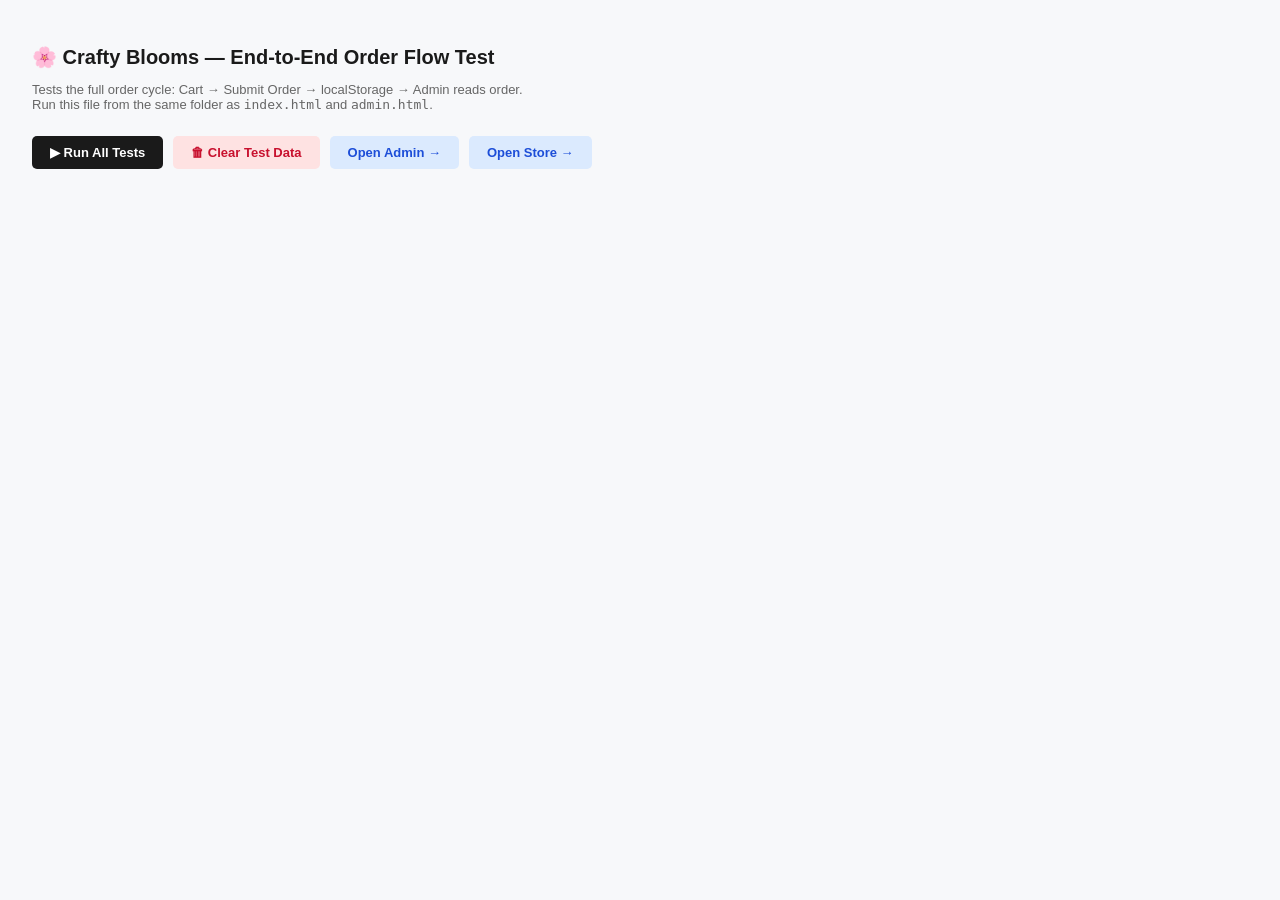
<file: e2e-test.html>
<!DOCTYPE html>
<html lang="en">
<head>
  <meta charset="UTF-8">
  <title>Crafty Blooms — E2E Order Flow Test</title>
  <style>
    body { font-family: 'Segoe UI', sans-serif; background: #f7f8fa; color: #1a1a1a; padding: 24px; }
    h1 { font-size: 20px; margin-bottom: 4px; }
    .subtitle { color: #666; font-size: 13px; margin-bottom: 24px; }
    .section { background: #fff; border: 1px solid #e5e7eb; border-radius: 8px; padding: 20px; margin-bottom: 16px; }
    .section h2 { font-size: 14px; font-weight: 700; text-transform: uppercase; letter-spacing: 0.5px; color: #444; margin-bottom: 12px; }
    .test-row { display: flex; align-items: flex-start; gap: 12px; padding: 7px 0; border-bottom: 1px solid #f0ede9; font-size: 13px; }
    .test-row:last-child { border-bottom: none; }
    .test-label { min-width: 280px; color: #333; }
    .PASS  { color: #15803d; font-weight: 700; min-width: 50px; }
    .FAIL  { color: #c8102e; font-weight: 700; min-width: 50px; }
    .INFO  { color: #1d4ed8; font-weight: 700; min-width: 50px; }
    .detail { color: #555; font-size: 12px; flex: 1; word-break: break-all; }
    button { padding: 9px 18px; border-radius: 5px; border: none; font-size: 13px; font-weight: 600; cursor: pointer; }
    .btn-run  { background: #1a1a1a; color: #fff; }
    .btn-clear { background: #fee2e2; color: #c8102e; }
    .btn-admin { background: #dbeafe; color: #1d4ed8; }
    .btns { display: flex; gap: 10px; margin-bottom: 20px; }
    pre { background: #1e1e1e; color: #d4d4d4; padding: 14px; border-radius: 6px; font-size: 12px; overflow-x: auto; line-height: 1.5; white-space: pre-wrap; }
    .summary { padding: 14px 18px; border-radius: 6px; font-weight: 600; font-size: 14px; }
    .summary.all-pass { background: #dcfce7; color: #15803d; border: 1px solid #bbf7d0; }
    .summary.has-fail  { background: #fee2e2; color: #c8102e; border: 1px solid #fecaca; }
  </style>
</head>
<body>

<h1>🌸 Crafty Blooms — End-to-End Order Flow Test</h1>
<p class="subtitle">Tests the full order cycle: Cart → Submit Order → localStorage → Admin reads order.<br>
Run this file from the same folder as <code>index.html</code> and <code>admin.html</code>.</p>

<div class="btns">
  <button class="btn-run"   onclick="runAllTests()">▶ Run All Tests</button>
  <button class="btn-clear" onclick="clearTestData()">🗑 Clear Test Data</button>
  <button class="btn-admin" onclick="window.open('admin.html','_blank')">Open Admin →</button>
  <button class="btn-admin" onclick="window.open('index.html','_blank')">Open Store →</button>
</div>

<div id="summary"></div>
<div id="results"></div>

<script>
/* ── CONSTANTS (must match catalog.js / admin.js) ── */
const ORDERS_KEY  = 'craftyblooms_orders_v1';
const CART_KEY    = 'craftyblooms_cart_v1';
const AUTH_KEY    = 'cb_admin_auth_v1';
const ADMIN_PIN   = '1234';

/* ── TEST RUNNER ── */
let results = [];

function test(label, fn) {
  try {
    const result = fn();
    results.push({ label, status: result.ok ? 'PASS' : 'FAIL', detail: result.detail || '' });
  } catch(e) {
    results.push({ label, status: 'FAIL', detail: 'Exception: ' + e.message });
  }
}

function info(label, detail) {
  results.push({ label, status: 'INFO', detail });
}

/* ── HELPERS (replicated from catalog.js) ── */
function generateOrderId(existingOrders) {
  const today    = new Date();
  const datePart = today.getFullYear().toString()
                 + String(today.getMonth() + 1).padStart(2, '0')
                 + String(today.getDate()).padStart(2, '0');
  const prefix   = 'ORD-' + datePart + '-';
  const count    = existingOrders.filter(o => o.id && o.id.startsWith(prefix)).length;
  return prefix + String(count + 1).padStart(3, '0');
}

function logOrder(orderId, customerName, phone, address, note, itemsSnapshot, subtotal) {
  const orders = JSON.parse(localStorage.getItem(ORDERS_KEY) || '[]');
  orders.unshift({
    id: orderId,
    timestamp: new Date().toISOString(),
    customerName,
    phone:     phone   || '',
    address:   address || '',
    items:     itemsSnapshot,
    subtotal,
    note:      note    || '',
    adminNote: '',
    status:    'pending'
  });
  localStorage.setItem(ORDERS_KEY, JSON.stringify(orders));
  return orderId;
}

function loadOrders() {
  try { return JSON.parse(localStorage.getItem(ORDERS_KEY) || '[]'); }
  catch(e) { return []; }
}

/* ── TEST SUITE ── */
function runAllTests() {
  results = [];
  const container = document.getElementById('results');
  const summaryEl = document.getElementById('summary');
  container.innerHTML = '<p style="color:#666;font-size:13px">Running…</p>';
  summaryEl.innerHTML = '';

  // ── SUITE 1: localStorage availability ──────────────────────
  test('localStorage is accessible', () => {
    try {
      localStorage.setItem('_cb_test', '1');
      const v = localStorage.getItem('_cb_test');
      localStorage.removeItem('_cb_test');
      return { ok: v === '1', detail: v === '1' ? 'Read/write OK' : `Got "${v}" instead of "1"` };
    } catch(e) {
      return { ok: false, detail: 'localStorage blocked: ' + e.message };
    }
  });

  test('localStorage origin is file:// or http(s)://', () => {
    const proto = location.protocol;
    const ok    = proto === 'file:' || proto === 'http:' || proto === 'https:';
    return { ok, detail: `Protocol: ${proto} — ${ok ? 'OK' : 'Unexpected protocol, localStorage may be sandboxed'}` };
  });

  info('localStorage origin', `${location.origin} (both index.html and admin.html must share this exact origin)`);

  // ── SUITE 2: Simulate Cart ───────────────────────────────────
  const testCart = [
    { id: 'FL-001', name: 'Pearl Bloom Pot',   price: 349, qty: 2, thumb: 'Images/Flower.jpeg' },
    { id: 'TY-001', name: 'Elephant Duo',       price: 299, qty: 1, thumb: 'Images/Toys (1).jpeg' }
  ];
  localStorage.setItem(CART_KEY, JSON.stringify(testCart));

  test('Cart written to localStorage', () => {
    const saved = JSON.parse(localStorage.getItem(CART_KEY) || 'null');
    return { ok: Array.isArray(saved) && saved.length === 2, detail: `Cart has ${saved ? saved.length : 0} item(s)` };
  });

  test('Cart subtotal calculation', () => {
    const cart = JSON.parse(localStorage.getItem(CART_KEY) || '[]');
    const subtotal = cart.reduce((s, i) => s + i.price * i.qty, 0);
    const expected = 349 * 2 + 299 * 1; // 997
    return { ok: subtotal === expected, detail: `Subtotal ₹${subtotal} (expected ₹${expected})` };
  });

  // ── SUITE 3: Order ID generation ────────────────────────────
  // Clear orders first for a clean slate
  const existingOrders = loadOrders();
  const existingCount  = existingOrders.length;
  info('Existing orders in localStorage', `${existingCount} order(s) already in store`);

  const orderId = generateOrderId(existingOrders);
  test('Order ID format is ORD-YYYYMMDD-NNN', () => {
    const pattern = /^ORD-\d{8}-\d{3}$/;
    return { ok: pattern.test(orderId), detail: `Generated: ${orderId}` };
  });

  // ── SUITE 4: logOrder (simulates catalog.js submitOrder) ─────
  const testOrder = {
    orderId,
    customerName: 'Test Customer',
    phone:        '9876543210',
    address:      '123 Test Street, Pune, Maharashtra 411001',
    note:         'Please pack carefully',
    items:        testCart.map(i => ({ id: i.id, name: i.name, price: i.price, qty: i.qty })),
    subtotal:     349 * 2 + 299 * 1
  };

  logOrder(
    testOrder.orderId,
    testOrder.customerName,
    testOrder.phone,
    testOrder.address,
    testOrder.note,
    testOrder.items,
    testOrder.subtotal
  );

  test('Order written to localStorage (craftyblooms_orders_v1)', () => {
    const raw = localStorage.getItem(ORDERS_KEY);
    return { ok: raw !== null && raw.length > 2, detail: raw ? `${raw.length} bytes stored` : 'Key is null!' };
  });

  // ── SUITE 5: Admin reads the order (simulates admin.js loadOrders) ──
  const allOrders = loadOrders();

  test('Admin loadOrders() can read orders array', () => {
    return { ok: Array.isArray(allOrders), detail: `Got ${allOrders.length} order(s)` };
  });

  test('Test order is present in orders list', () => {
    const found = allOrders.find(o => o.id === orderId);
    return { ok: !!found, detail: found ? `Found order ${orderId}` : `Order ${orderId} NOT FOUND in array of ${allOrders.length}` };
  });

  test('Order has all required fields', () => {
    const o = allOrders.find(x => x.id === orderId);
    if (!o) return { ok: false, detail: 'Order not found' };
    const required = ['id','timestamp','customerName','phone','address','items','subtotal','status'];
    const missing  = required.filter(k => o[k] === undefined || o[k] === null || o[k] === '');
    return {
      ok: missing.length === 0,
      detail: missing.length === 0
        ? 'All fields present: ' + required.join(', ')
        : 'Missing fields: ' + missing.join(', ')
    };
  });

  test('Order status is "pending"', () => {
    const o = allOrders.find(x => x.id === orderId);
    return { ok: o && o.status === 'pending', detail: o ? `status = "${o.status}"` : 'Order not found' };
  });

  test('Order items array has correct data', () => {
    const o    = allOrders.find(x => x.id === orderId);
    if (!o) return { ok: false, detail: 'Order not found' };
    const ok   = Array.isArray(o.items) && o.items.length === 2
              && o.items[0].id === 'FL-001' && o.items[0].qty === 2
              && o.items[1].id === 'TY-001' && o.items[1].qty === 1;
    return { ok, detail: `items = ${JSON.stringify(o.items)}` };
  });

  test('Order subtotal is correct (₹997)', () => {
    const o = allOrders.find(x => x.id === orderId);
    return { ok: o && o.subtotal === 997, detail: o ? `subtotal = ₹${o.subtotal}` : 'Order not found' };
  });

  test('Order phone is stored correctly', () => {
    const o = allOrders.find(x => x.id === orderId);
    return { ok: o && o.phone === '9876543210', detail: o ? `phone = "${o.phone}"` : 'Order not found' };
  });

  test('Order address is stored correctly', () => {
    const o = allOrders.find(x => x.id === orderId);
    return { ok: o && o.address.includes('Test Street'), detail: o ? `address = "${o.address}"` : 'Order not found' };
  });

  // ── SUITE 6: Sequential order IDs ───────────────────────────
  const ordersBeforeSecond = loadOrders();
  const secondId = generateOrderId(ordersBeforeSecond);
  logOrder(secondId, 'Second Customer', '9999999999', 'Another Address', '', testCart.map(i=>({id:i.id,name:i.name,price:i.price,qty:i.qty})), 997);
  const secondIdActual = loadOrders().find(o => o.customerName === 'Second Customer')?.id;

  test('Sequential Order IDs increment correctly', () => {
    const n1 = parseInt(orderId.split('-')[2]);
    const n2 = parseInt(secondId.split('-')[2]);
    return { ok: n2 === n1 + 1, detail: `${orderId} → ${secondId} (diff: ${n2 - n1})` };
  });

  // ── SUITE 7: Admin PIN auth check ──────────────────────────
  test('Admin auth key in localStorage', () => {
    const val = localStorage.getItem(AUTH_KEY);
    return {
      ok: val === '1' || val === null,
      detail: val === '1' ? 'Admin is currently logged in (AUTH_KEY = "1")' : 'Admin is not logged in (AUTH_KEY not set) — normal if you haven\'t opened admin.html'
    };
  });

  // ── SUITE 8: WhatsApp URL generation ─────────────────────────
  test('WhatsApp URL encodes correctly', () => {
    const o      = allOrders.find(x => x.id === orderId);
    if (!o) return { ok: false, detail: 'Order not found' };
    let phone = o.phone.replace(/[\s\-\(\)]/g, '');
    if (phone.startsWith('+')) phone = phone.slice(1);
    if (!phone.startsWith('91') && phone.length === 10) phone = '91' + phone;
    const expectedPhone = '919876543210';
    const waUrl = `https://wa.me/${phone}`;
    return { ok: phone === expectedPhone, detail: `Phone normalised to: ${phone} → ${waUrl}` };
  });

  // ── SUITE 9: Store-wide localStorage key audit ──────────────
  const lsKeys = Object.keys(localStorage);
  const expectedKeys = [ORDERS_KEY, CART_KEY];
  info('All localStorage keys present', lsKeys.join(', ') || '(none)');

  test('ORDERS_KEY exists after order placement', () => {
    return { ok: lsKeys.includes(ORDERS_KEY), detail: `"${ORDERS_KEY}" ${lsKeys.includes(ORDERS_KEY) ? 'found' : 'NOT found'} in localStorage` };
  });

  // ── SUITE 10: Admin renderOrders logic simulation ───────────
  test('Admin renderOrders: filtered = all orders when filter="all"', () => {
    const orders   = loadOrders();
    const filtered = orders; // activeStatusFilter === 'all'
    return { ok: filtered.length >= 2, detail: `${filtered.length} orders visible with "all" filter` };
  });

  test('Admin renderOrders: filtered = pending only', () => {
    const orders   = loadOrders();
    const filtered = orders.filter(o => o.status === 'pending');
    const allPending = filtered.every(o => o.status === 'pending');
    return { ok: allPending && filtered.length >= 2, detail: `${filtered.length} pending order(s)` };
  });

  test('Admin stats: Total count correct', () => {
    const orders = loadOrders();
    const total  = orders.length;
    return { ok: total >= 2, detail: `Total orders = ${total}` };
  });

  test('Admin stats: Pending count correct', () => {
    const orders  = loadOrders();
    const pending = orders.filter(o => o.status === 'pending').length;
    return { ok: pending >= 2, detail: `Pending orders = ${pending}` };
  });

  test('Admin stats: Revenue = 0 (no accepted orders yet)', () => {
    const orders  = loadOrders();
    const revenue = orders.filter(o => o.status === 'accepted').reduce((s, o) => s + (o.subtotal || 0), 0);
    return { ok: revenue === 0, detail: `Revenue = ₹${revenue} (no accepted orders, expected ₹0)` };
  });

  // ── SUITE 11: Accept an order and verify ────────────────────
  const ordersForAccept = loadOrders();
  const toAccept = ordersForAccept.find(o => o.id === orderId);
  if (toAccept) {
    toAccept.status = 'accepted';
    localStorage.setItem(ORDERS_KEY, JSON.stringify(ordersForAccept));
  }

  test('Accept order: status changes to "accepted"', () => {
    const o = loadOrders().find(x => x.id === orderId);
    return { ok: o && o.status === 'accepted', detail: o ? `status = "${o.status}"` : 'Order not found' };
  });

  test('Revenue includes accepted order subtotal (₹997)', () => {
    const orders  = loadOrders();
    const revenue = orders.filter(o => o.status === 'accepted').reduce((s, o) => s + (o.subtotal || 0), 0);
    return { ok: revenue >= 997, detail: `Revenue = ₹${revenue}` };
  });

  // ── SUMMARY ─────────────────────────────────────────────────
  const orderData = loadOrders().find(x => x.id === orderId);
  info('Final order in localStorage', JSON.stringify(orderData, null, 2));

  // ── RENDER ───────────────────────────────────────────────────
  const passed = results.filter(r => r.status === 'PASS').length;
  const failed = results.filter(r => r.status === 'FAIL').length;
  const infoCount = results.filter(r => r.status === 'INFO').length;

  summaryEl.innerHTML = `
    <div class="summary ${failed === 0 ? 'all-pass' : 'has-fail'}">
      ${failed === 0
        ? `✅ All ${passed} tests passed — end-to-end order cycle is working correctly.`
        : `❌ ${failed} test(s) failed out of ${passed + failed}. See details below.`}
    </div>`;

  container.innerHTML = `
    <div class="section">
      <h2>Test Results (${passed} passed · ${failed} failed · ${infoCount} info)</h2>
      ${results.map(r => `
        <div class="test-row">
          <span class="${r.status}">${r.status}</span>
          <span class="test-label">${r.label}</span>
          <span class="detail">${r.status === 'INFO' && r.detail.startsWith('{')
            ? `<pre>${r.detail}</pre>` : r.detail}</span>
        </div>`).join('')}
    </div>`;
}

function clearTestData() {
  if (!confirm('Clear all order test data? This removes craftyblooms_orders_v1 and craftyblooms_cart_v1.')) return;
  localStorage.removeItem(ORDERS_KEY);
  localStorage.removeItem(CART_KEY);
  document.getElementById('results').innerHTML = '<p style="color:#666;font-size:13px">Test data cleared.</p>';
  document.getElementById('summary').innerHTML = '';
}
</script>
</body>
</html>
</file>
<file: admin.css>
/* ============================================================
   Crafty Blooms — Admin Dashboard CSS
   Font: Jost · Palette from main catalog tokens
   ============================================================ */

:root {
  --bg:        #FFFFFF;
  --bg-soft:   #F7F5F2;
  --bg-soft2:  #F2EEE9;
  --ink-900:   #1A1A1A;
  --ink-700:   #2E2E2E;
  --ink-500:   #555555;
  --ink-400:   #888888;
  --ink-300:   #AAAAAA;
  --rule:      #E8E4DF;
  --red:       #C8102E;
  --green:     #15803D;
  --green-bg:  #F0FDF4;
  --amber:     #D97706;
  --amber-bg:  #FFFBEB;
  --red-bg:    #FFF1F2;
  --font:      'Jost', system-ui, sans-serif;
  --r:         3px;
  --ease:      0.16s ease;
  --max:       1100px;
}

*, *::before, *::after { box-sizing: border-box; margin: 0; padding: 0; }
html { scroll-behavior: smooth; }
body {
  font-family: var(--font); background: var(--bg-soft); color: var(--ink-900);
  font-size: 14px; line-height: 1.6; -webkit-font-smoothing: antialiased;
  min-height: 100vh;
}
a { color: inherit; text-decoration: none; }
button { cursor: pointer; font-family: var(--font); border: none; background: none; }
input, textarea, select {
  font-family: var(--font); font-size: 14px; outline: none;
  border: 1px solid var(--rule); border-radius: var(--r);
  padding: 9px 12px; width: 100%; background: var(--bg);
  color: var(--ink-900); transition: border-color var(--ease);
}
input:focus, textarea:focus, select:focus { border-color: var(--ink-900); }
textarea { resize: vertical; }

/* ══════════════════════════════════════════════
   LOCK SCREEN
══════════════════════════════════════════════ */
#lock-screen {
  position: fixed; inset: 0; background: var(--ink-900);
  display: flex; align-items: center; justify-content: center;
  z-index: 9999; padding: 24px;
}
.lock-card {
  background: var(--bg); border-radius: 8px; padding: 40px 36px;
  width: 100%; max-width: 360px; text-align: center;
  box-shadow: 0 32px 80px rgba(0,0,0,0.4);
  display: flex; flex-direction: column; gap: 14px;
}
.lock-brand {
  font-size: 28px; font-weight: 700; letter-spacing: -0.5px; color: var(--ink-900);
}
.lock-tagline {
  font-size: 10px; letter-spacing: 3px; text-transform: uppercase; color: var(--ink-400);
  margin-top: -8px;
}
.lock-icon { color: var(--ink-400); margin: 4px 0; display: flex; justify-content: center; }
.lock-card .form-group {
  display: flex; flex-direction: column; gap: 5px; text-align: left;
}
.lock-card .form-group label {
  font-size: 10px; font-weight: 600; letter-spacing: 1px; text-transform: uppercase; color: var(--ink-400);
}
.lock-card input { letter-spacing: 4px; font-size: 18px; text-align: center; }
.lock-error { font-size: 12px; color: var(--red); }
.lock-btn {
  background: var(--ink-900); color: #fff; padding: 12px;
  border-radius: var(--r); font-size: 13px; font-weight: 600;
  transition: background var(--ease); width: 100%; border: none; cursor: pointer;
}
.lock-btn:hover { background: var(--ink-700); }
.lock-back { font-size: 12px; color: var(--ink-400); transition: color var(--ease); }
.lock-back:hover { color: var(--ink-900); }

/* ══════════════════════════════════════════════
   ADMIN HEADER
══════════════════════════════════════════════ */
.admin-header {
  background: var(--ink-900); color: #fff; position: sticky; top: 0; z-index: 100;
  box-shadow: 0 2px 12px rgba(0,0,0,0.18);
}
.admin-header__inner {
  max-width: var(--max); margin: 0 auto; padding: 14px 24px;
  display: flex; align-items: center; justify-content: space-between; gap: 16px;
}
.admin-brand { display: flex; align-items: baseline; gap: 10px; }
.admin-brand__name { font-size: 18px; font-weight: 700; letter-spacing: -0.3px; }
.admin-brand__tag {
  font-size: 9px; letter-spacing: 2.5px; text-transform: uppercase;
  color: rgba(255,255,255,0.45); font-weight: 400;
}
.admin-header__actions { display: flex; gap: 8px; align-items: center; flex-wrap: wrap; }

/* ── Admin buttons ── */
.adm-btn {
  display: inline-flex; align-items: center; gap: 5px;
  padding: 7px 14px; font-size: 12px; font-weight: 500; font-family: var(--font);
  border-radius: var(--r); cursor: pointer; transition: all var(--ease); white-space: nowrap;
}
.adm-btn--ghost {
  background: rgba(255,255,255,0.1); color: rgba(255,255,255,0.85); border: 1px solid rgba(255,255,255,0.2);
}
.adm-btn--ghost:hover { background: rgba(255,255,255,0.2); }
.adm-btn--danger { background: var(--red); color: #fff; border: 1px solid var(--red); }
.adm-btn--danger:hover { background: #a30d24; }
.adm-btn--primary { background: var(--ink-900); color: #fff; border: 1px solid var(--ink-900); }
.adm-btn--primary:hover { background: var(--ink-700); }
.adm-btn--danger-outline {
  background: transparent; color: var(--red); border: 1px solid var(--red);
  font-size: 12px; padding: 7px 14px;
}
.adm-btn--danger-outline:hover { background: var(--red-bg); }
.adm-btn--edit {
  background: rgba(255,255,255,0.15); color: #fff;
  border: 1px solid rgba(255,255,255,0.35);
  display: inline-flex; align-items: center; gap: 6px;
}
.adm-btn--edit:hover { background: rgba(255,255,255,0.28); }
.adm-icon-btn {
  width: 30px; height: 30px; background: var(--bg-soft); border-radius: 50%;
  font-size: 14px; color: var(--ink-500); cursor: pointer; border: none;
  display: flex; align-items: center; justify-content: center; transition: background var(--ease);
}
.adm-icon-btn:hover { background: var(--rule); }

/* ══════════════════════════════════════════════
   STATS ROW
══════════════════════════════════════════════ */
.stats-row {
  max-width: var(--max); margin: 24px auto 0; padding: 0 24px;
  display: grid; grid-template-columns: repeat(5, 1fr); gap: 12px;
}
.stat-card {
  background: var(--bg); border: 1px solid var(--rule); border-radius: 6px;
  padding: 18px 16px; text-align: center;
}
.stat-card__value { font-size: 26px; font-weight: 700; color: var(--ink-900); line-height: 1; }
.stat-card__label { font-size: 11px; color: var(--ink-400); margin-top: 4px; letter-spacing: 0.3px; }
.stat-card--pending  .stat-card__value { color: var(--amber); }
.stat-card--accepted .stat-card__value { color: var(--green); }
.stat-card--rejected .stat-card__value { color: var(--red); }
.stat-card--revenue  .stat-card__value { color: var(--green); font-size: 20px; }

/* New-order notification badge on Pending stat card */
.new-order-badge {
  position: absolute; top: 10px; right: 10px;
  background: var(--red); color: #fff;
  font-size: 10px; font-weight: 700; font-family: var(--font);
  min-width: 18px; height: 18px; border-radius: 9px;
  display: inline-flex; align-items: center; justify-content: center; padding: 0 4px;
  animation: badge-pulse 1s infinite;
}
@keyframes badge-pulse {
  0%, 100% { transform: scale(1); opacity: 1; }
  50%       { transform: scale(1.15); opacity: 0.85; }
}

/* ══════════════════════════════════════════════
   FILTER BAR
══════════════════════════════════════════════ */
.filter-bar {
  max-width: var(--max); margin: 16px auto 0; padding: 0 24px;
}
.filter-bar__inner {
  background: var(--bg); border: 1px solid var(--rule); border-radius: 6px;
  padding: 12px 16px; display: flex; align-items: center; justify-content: space-between;
  gap: 12px; flex-wrap: wrap;
}
.status-pills { display: flex; gap: 6px; flex-wrap: wrap; }
.spill {
  padding: 6px 14px; font-size: 12px; font-weight: 500; font-family: var(--font);
  border: 1px solid var(--rule); border-radius: 20px;
  background: transparent; color: var(--ink-500); cursor: pointer;
  transition: all var(--ease);
}
.spill:hover { border-color: var(--ink-500); color: var(--ink-900); }
.spill--active { background: var(--ink-900); border-color: var(--ink-900); color: #fff; }

/* ══════════════════════════════════════════════
   ORDERS MAIN
══════════════════════════════════════════════ */
.orders-main {
  max-width: var(--max); margin: 16px auto 48px; padding: 0 24px;
}
.orders-empty {
  background: var(--bg); border: 1px solid var(--rule); border-radius: 6px;
  padding: 60px 24px; text-align: center;
  display: flex; flex-direction: column; align-items: center; gap: 8px;
}
.orders-empty p   { font-size: 14px; font-weight: 500; color: var(--ink-700); }
.orders-empty span { font-size: 12px; color: var(--ink-400); }

.orders-list { display: flex; flex-direction: column; gap: 12px; }

/* ── Order Card ── */
.order-card {
  background: var(--bg); border: 1px solid var(--rule); border-radius: 6px;
  overflow: hidden; transition: box-shadow var(--ease);
}
.order-card:hover { box-shadow: 0 4px 20px rgba(0,0,0,0.07); }

.order-card--pending  { border-left: 3px solid var(--amber); }
.order-card--accepted { border-left: 3px solid var(--green); }
.order-card--rejected { border-left: 3px solid var(--red); }

.order-card__header {
  display: flex; align-items: center; gap: 12px; padding: 14px 16px 10px;
  flex-wrap: wrap;
}
.order-card__id { font-size: 11px; font-weight: 600; color: var(--ink-400); letter-spacing: 0.5px; }
.order-card__customer { font-size: 14px; font-weight: 600; color: var(--ink-900); }
.order-card__time { font-size: 11px; color: var(--ink-400); margin-left: auto; white-space: nowrap; }

.status-badge {
  display: inline-flex; align-items: center; gap: 4px;
  padding: 3px 9px; border-radius: 12px; font-size: 10.5px; font-weight: 600;
  letter-spacing: 0.3px;
}
.status-badge--pending  { background: var(--amber-bg); color: var(--amber); }
.status-badge--accepted { background: var(--green-bg); color: var(--green); }
.status-badge--rejected { background: var(--red-bg); color: var(--red); }

.order-card__items {
  padding: 0 16px 12px;
  display: flex; flex-direction: column; gap: 4px;
}
.order-item-row {
  display: flex; justify-content: space-between; align-items: center;
  font-size: 12.5px; color: var(--ink-500); padding: 3px 0;
  border-bottom: 1px solid var(--rule);
}
.order-item-row:last-child { border-bottom: none; }
.order-item-row__name { color: var(--ink-900); font-weight: 500; }
.order-item-row__qty  { color: var(--ink-400); font-size: 11.5px; margin-left: 8px; }

.order-card__footer {
  display: flex; align-items: center; justify-content: space-between;
  padding: 10px 16px 14px; flex-wrap: wrap; gap: 10px;
  border-top: 1px solid var(--rule);
}
.order-total { font-size: 14px; font-weight: 700; color: var(--ink-900); }
.order-total span { font-size: 11px; font-weight: 400; color: var(--ink-400); margin-right: 4px; }

/* Shipping info block */
.order-card__shipping {
  padding: 8px 16px 4px;
  border-top: 1px solid var(--rule);
  display: flex; flex-direction: column; gap: 4px;
}
.order-ship-row {
  display: flex; gap: 10px; align-items: baseline; font-size: 12.5px;
}
.order-ship-label {
  font-size: 11px; color: var(--ink-400); flex-shrink: 0; min-width: 70px;
}

.order-card__note {
  padding: 8px 16px 4px;
  font-size: 12px; color: var(--ink-500); font-style: italic;
  border-top: 1px dashed var(--rule);
}
.order-card__note strong { color: var(--ink-900); font-style: normal; }

.order-actions { display: flex; gap: 6px; align-items: center; flex-wrap: wrap; }
.action-btn {
  padding: 6px 12px; font-size: 11.5px; font-weight: 500; font-family: var(--font);
  border-radius: var(--r); cursor: pointer; transition: all var(--ease); border: 1px solid;
}
.action-btn--accept { background: var(--green-bg); color: var(--green); border-color: #a7f3d0; }
.action-btn--accept:hover { background: #dcfce7; }
.action-btn--reject { background: var(--red-bg); color: var(--red); border-color: #fecaca; }
.action-btn--reject:hover { background: #fee2e2; }
.action-btn--note { background: var(--bg-soft); color: var(--ink-500); border-color: var(--rule); }
.action-btn--note:hover { border-color: var(--ink-500); color: var(--ink-900); }
.action-btn--delete { background: transparent; color: var(--ink-300); border-color: var(--rule); }
.action-btn--delete:hover { background: var(--red-bg); color: var(--red); border-color: #fecaca; }
.action-btn--wa { background: #e7f9ef; color: #15803D; border-color: #a7f3d0; display: inline-flex; align-items: center; gap: 5px; }
.action-btn--wa:hover { background: #dcfce7; }

/* ══════════════════════════════════════════════
   NOTE MODAL
══════════════════════════════════════════════ */
.note-modal-backdrop {
  position: fixed; inset: 0; z-index: 2000;
  background: rgba(0,0,0,0.5); backdrop-filter: blur(3px);
  display: flex; align-items: center; justify-content: center; padding: 20px;
}
.note-modal {
  background: var(--bg); border-radius: 6px;
  width: 100%; max-width: 440px;
  box-shadow: 0 24px 60px rgba(0,0,0,0.2);
}
.note-modal__header {
  display: flex; align-items: center; justify-content: space-between;
  padding: 16px 20px; border-bottom: 1px solid var(--rule);
}
.note-modal__header h2 { font-size: 15px; font-weight: 600; color: var(--ink-900); }
.note-modal__body { padding: 20px; }
.note-modal__body textarea { min-height: 90px; }
.note-modal__actions {
  display: flex; gap: 8px; justify-content: flex-end; padding: 14px 20px;
  border-top: 1px solid var(--rule);
}

/* ── Toast ── */
.adm-toast {
  position: fixed; bottom: 24px; left: 50%;
  transform: translateX(-50%) translateY(10px);
  background: var(--ink-900); color: #fff;
  padding: 10px 20px; border-radius: 20px;
  font-size: 12.5px; font-weight: 500;
  z-index: 9999; opacity: 0;
  transition: opacity 0.2s, transform 0.2s; pointer-events: none; white-space: nowrap;
}
.adm-toast.show { opacity: 1; transform: translateX(-50%) translateY(0); }

/* ── form-group for lock screen ── */
.form-group { display: flex; flex-direction: column; gap: 5px; }
.form-group label {
  font-size: 10px; font-weight: 600; letter-spacing: 1px;
  text-transform: uppercase; color: var(--ink-400);
}

/* ══════════════════════════════════════════════
   RESPONSIVE
══════════════════════════════════════════════ */
@media (max-width: 860px) {
  .stats-row { grid-template-columns: repeat(3, 1fr); }
}
@media (max-width: 600px) {
  .admin-header__inner { padding: 12px 16px; }
  .admin-brand__tag { display: none; }
  .stats-row { grid-template-columns: repeat(2, 1fr); padding: 0 16px; margin-top: 16px; }
  .filter-bar { padding: 0 16px; }
  .orders-main { padding: 0 16px 48px; }
  .order-card__header { gap: 8px; }
  .order-card__time { width: 100%; margin-left: 0; }
  .admin-header__actions .adm-btn { padding: 6px 10px; font-size: 11px; }
  .stat-card__value { font-size: 20px; }
  .stat-card--revenue .stat-card__value { font-size: 16px; }
}
</file>
